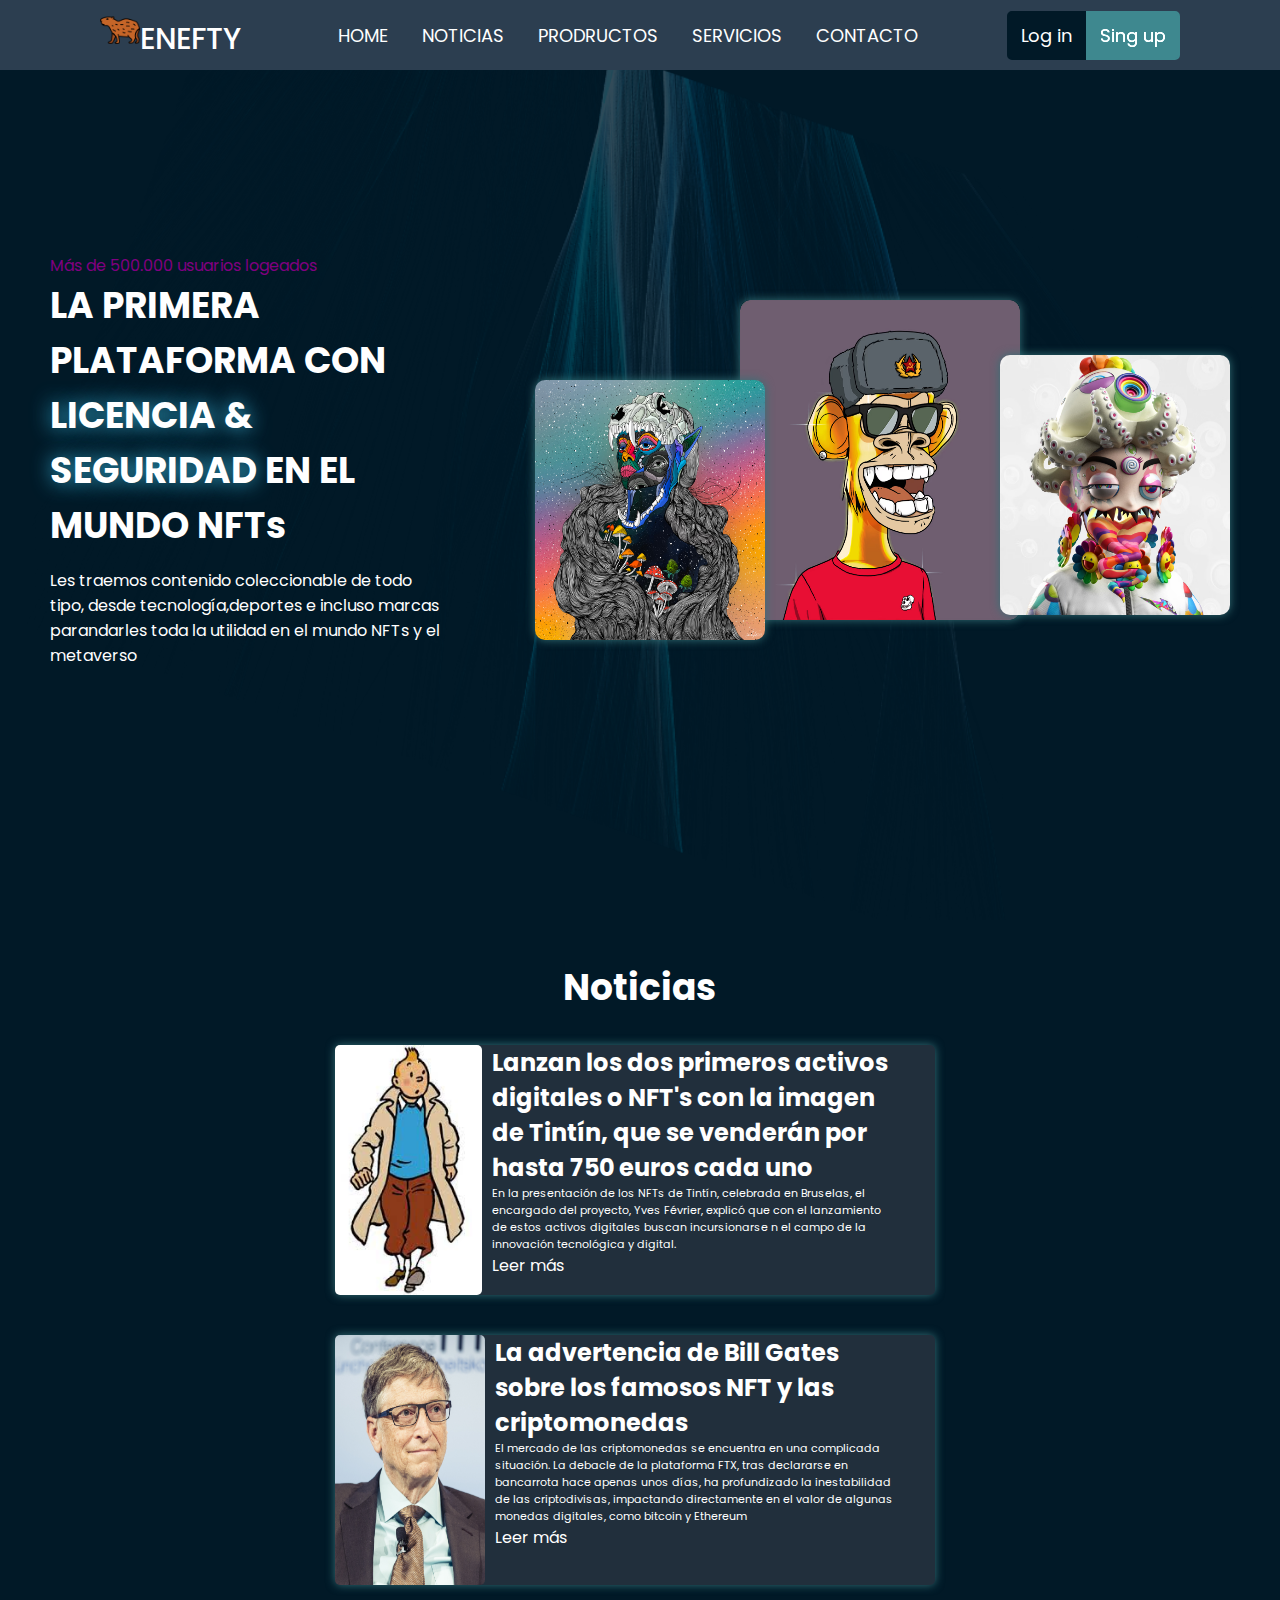
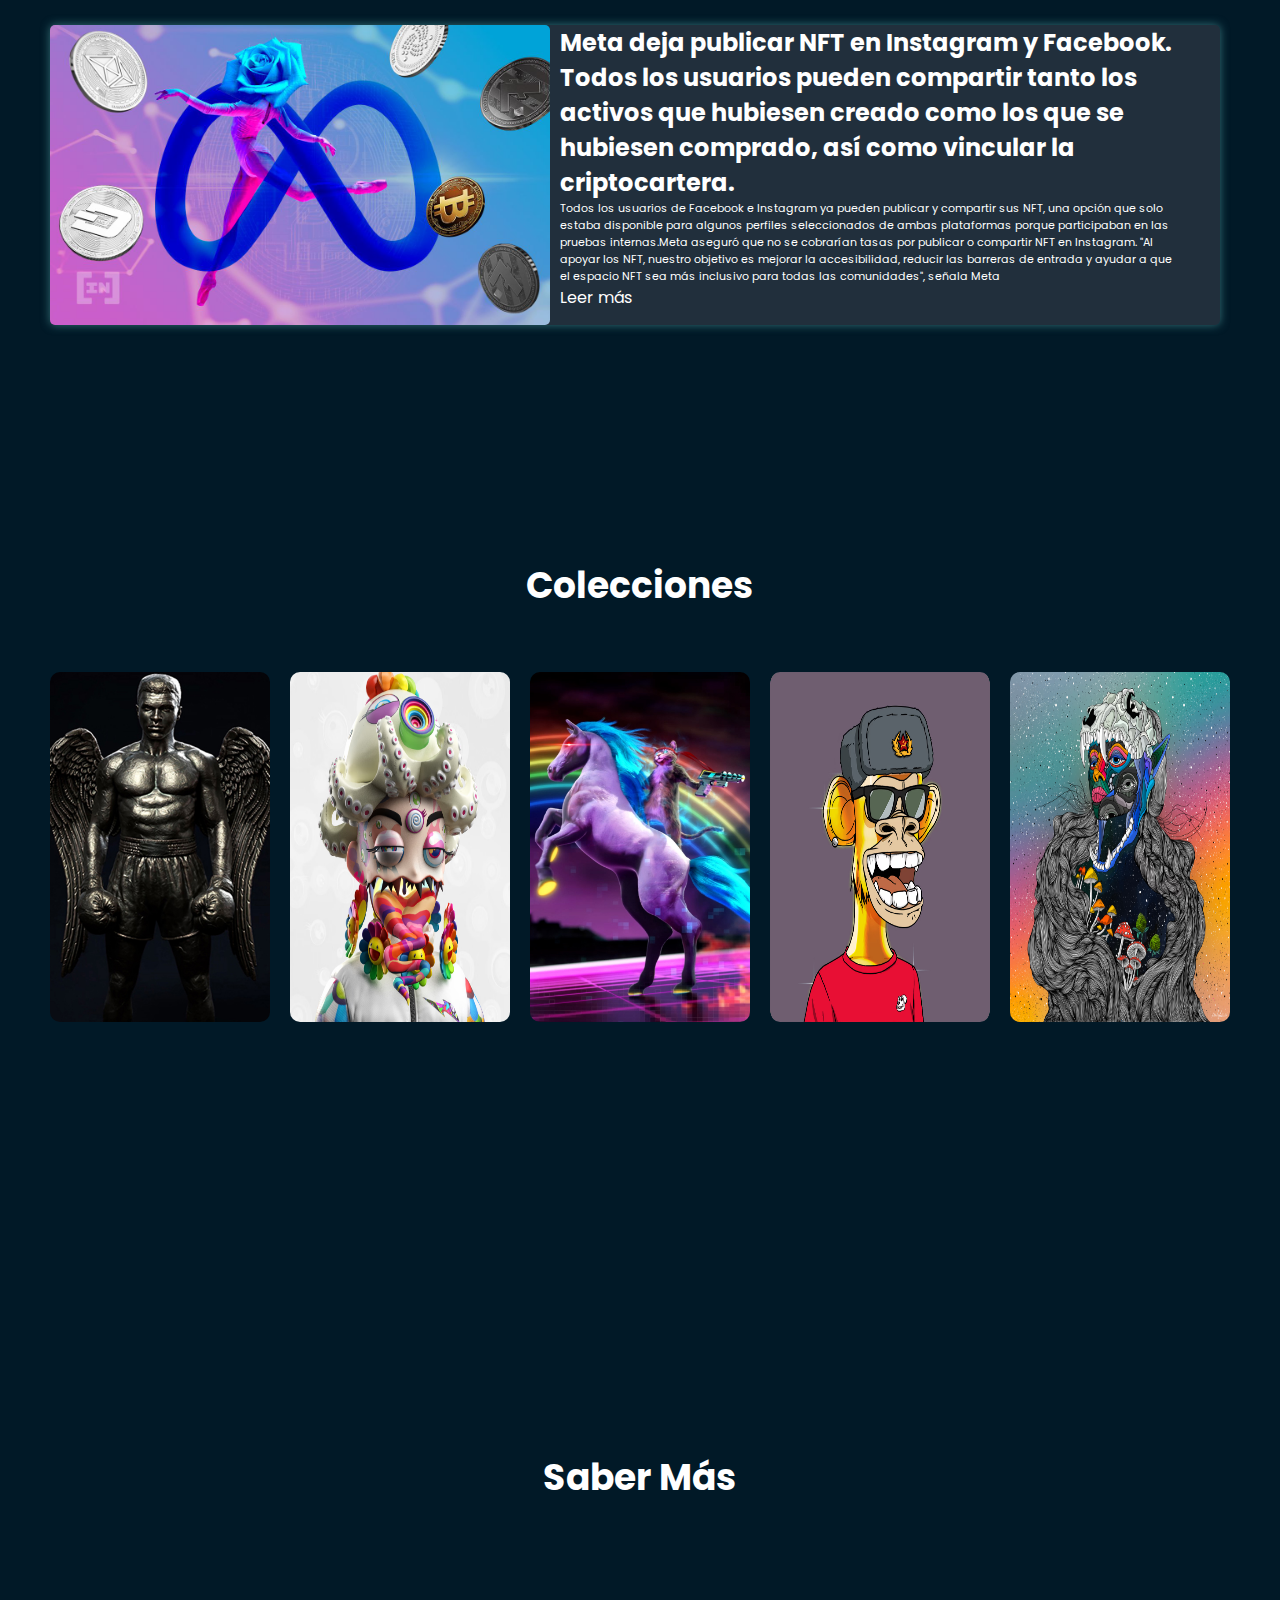
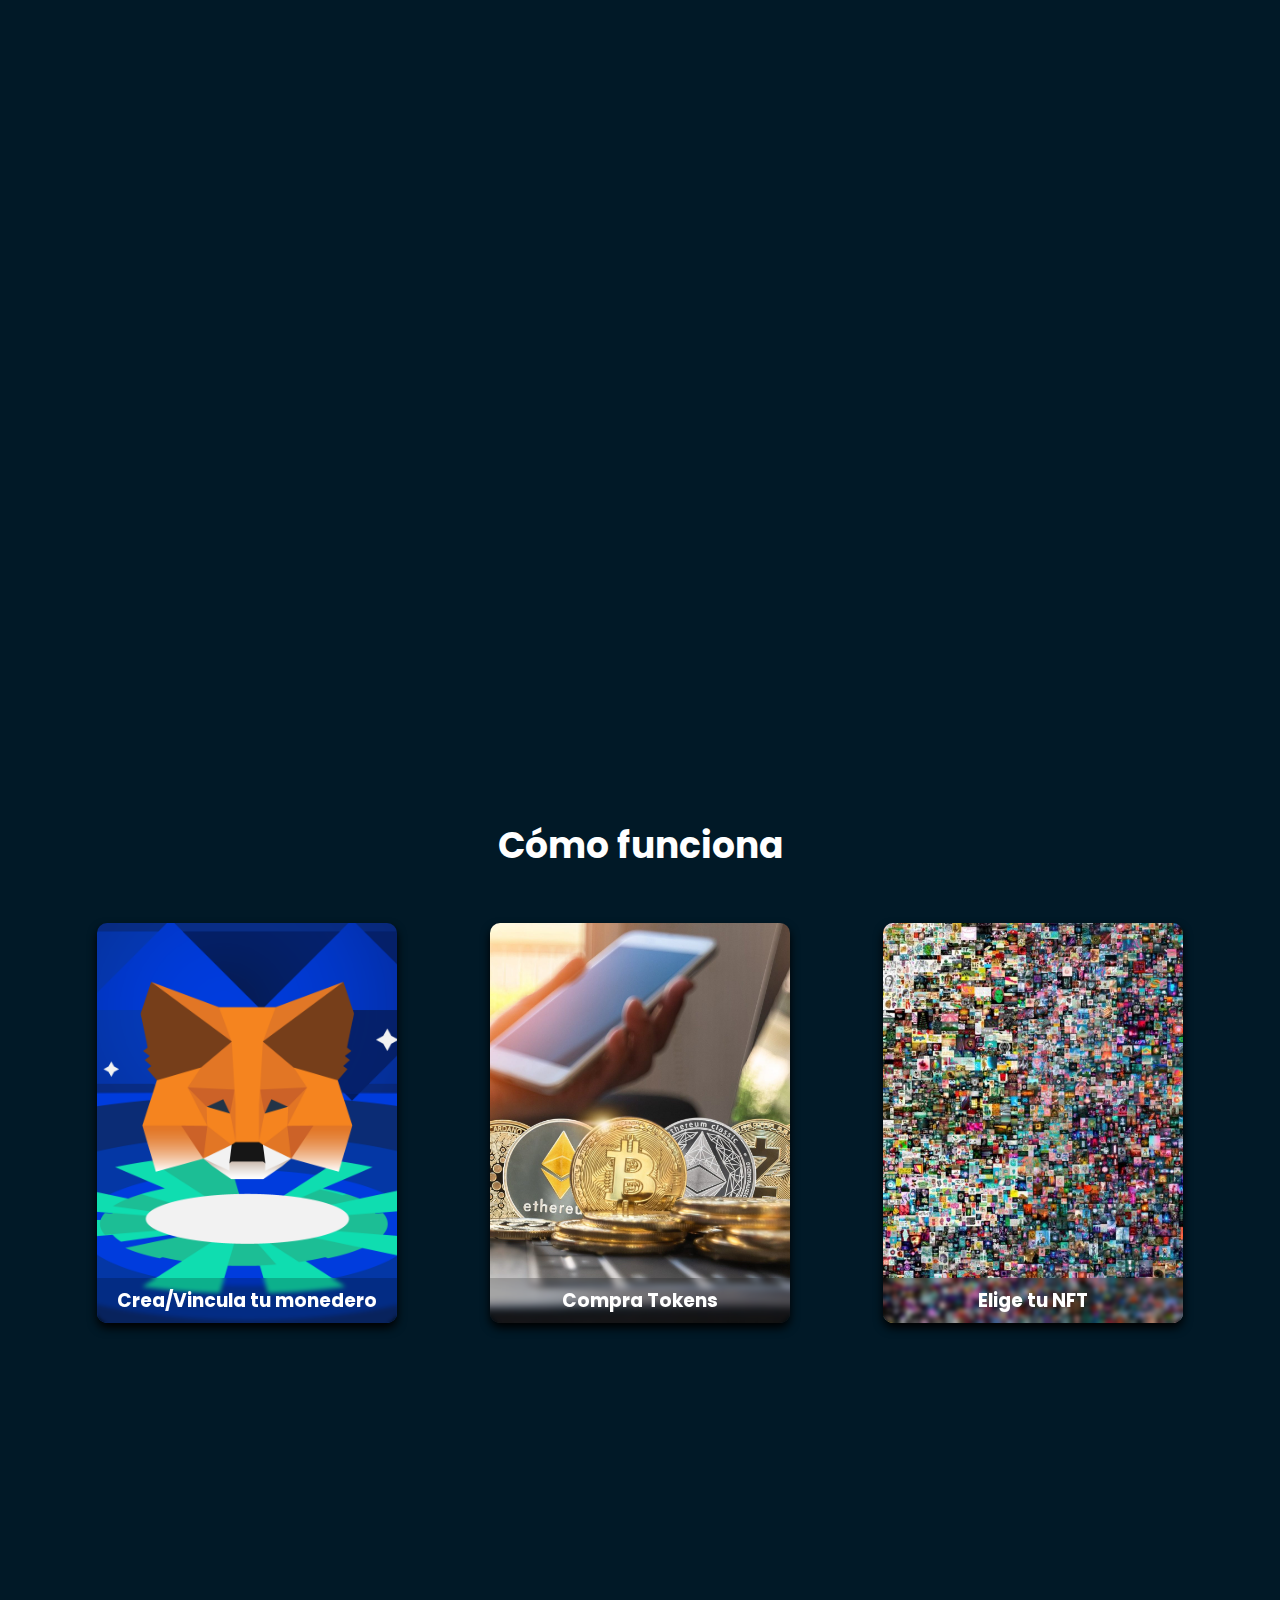
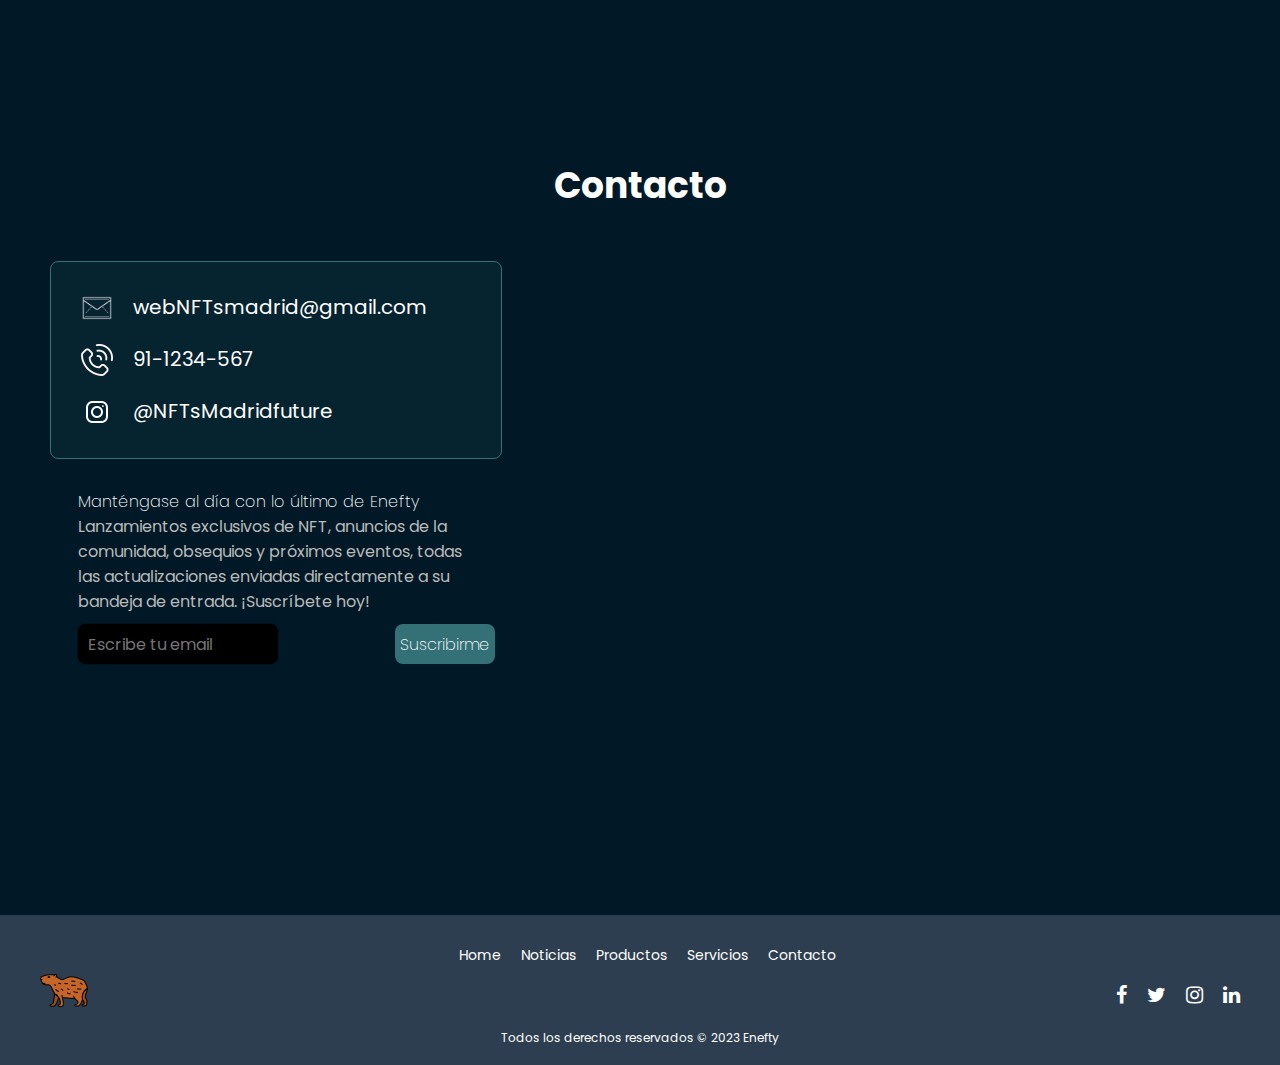
<file: index.html>
<!DOCTYPE html>
<html>
<head>
	<meta charset="utf-8">
	<meta name="viewport" content="width=device-width, initial-scale=1">
	<link rel="stylesheet" href="style.css">
    <!-- Fuentes -->
    <link rel="preconnect" href="https://fonts.googleapis.com">
    <link rel="preconnect" href="https://fonts.gstatic.com" crossorigin>
    <link href="https://fonts.googleapis.com/css2?family=Poppins&display=swap" rel="stylesheet">
	<!--Librería para iconos-->
    <link rel="stylesheet" href="https://cdnjs.cloudflare.com/ajax/libs/font-awesome/4.7.0/css/font-awesome.min.css">
    <script src="https://ajax.googleapis.com/ajax/libs/jquery/3.3.1/jquery.min.js"></script>
	<!-- Favicon -->
    <link rel="shortcut icon" type="image/x-icon" href="icon/icons8-capybara-48.png">

	<title>Enefty</title>
</head>
<body>
	<div class="wrapper">
		<!--Header: contendrá la cabezera de la página-->
		<header>
			<nav>
				<!-- Esto es el icono de las barras para cuando se esconde el menu -->
				<input type="checkbox" id="show-menu" class="hidden">
				<label for="show-menu" class="menu_icon"><i class="fa fa-bars"></i></label>
                <div class="header_menu">
					<div class="logo"><a href="#"><img src="icon/icons8-capybara-48.png"  alt="">Enefty</a></div>
					<!-- Menu principal -->
					<ul class="header_leftmenu">
						<li><a href="#">Home</a></li>
						<li><a href="#NOTICIAS">Noticias</a></li>
						<li><a href="#PRODUCTOS">Prodructos</a></li>
						<li><a href="#SERVICIOS">Servicios</a></li>
                   		<li><a href="#CONTACTO">Contacto</a></li>
					</ul>
				</div>
                <!-- Menu para login/singup -->
				<div class="header_rightmenu">
					<a class="login" href="login.html">Log in</a>
                	<a class="singup" href="singup.html">Sing up</a>
				</div>
			</nav>
		</header>
		<!-- main: caja que contendrá el contenedor principal de nuestra web (landing page) -->
		<main class="container">
			<section id="main-container">
                <article class="main-1">
					<span class="morado">Más de 500.000 usuarios logeados</span>
					<H1>LA PRIMERA PLATAFORMA CON <span>LICENCIA & SEGURIDAD</span> EN EL MUNDO NFTs</H1>
					<p>Les traemos contenido coleccionable de todo tipo, desde tecnología,deportes e incluso marcas 
						parandarles toda la utilidad en el mundo NFTs y el metaverso
					</p>                  
                </article>
                <article class="main-2">
					<img class="main-img1" src="img/colection-art1.png" alt="">
                	<img class="main-img2" src="img/colection-monkey1.png" alt="">
                	<img class="main-img3" src="img/colection-clone1.png" alt="">
                </article>
            </section>
		</main>

		<!-- Sección de noticias -->
		<div class="container noticias" id="NOTICIAS">
			<h2>Noticias</h2>
			<section id="noticias">
				<article class="noticia1-2">
					<img src="img/tintin.jpg" alt="">
					<div class="contenido-noticia">
	  					<h3>
							<a target="_blank" href="https://www.20minutos.es/noticia/5091091/0/lanza-los-dos-primeros-
							activos-digitales-o-nft-s-con-la-imagen-de-tintin-que-se-venderan-por-hasta-750-euros-cada-uno/"> 
							Lanzan los dos primeros activos digitales o NFT's con la imagen de Tintín, que se venderán por
							hasta 750 euros cada uno</a>
						</h3>
	  					<p>En la presentación de los NFTs de Tintín, celebrada en Bruselas, el encargado del proyecto, 
							Yves Février, explicó que con el lanzamiento de estos activos digitales buscan incursionarse 
							n el campo de la innovación tecnológica y digital.
						</p>
	  					<a href="https://www.20minutos.es/noticia/5091091/0/lanza-los-dos-primeros-
						  activos-digitales-o-nft-s-con-la-imagen-de-tintin-que-se-venderan-por-hasta-750-euros-cada-uno/">Leer más</a>
					</div>
				</article>
				<article class="noticia1-2">
					<img src="img/billgates.jpg" alt="">
					<div class="contenido-noticia">
	  					<h3><a target="_blank" href="https://www.20minutos.es/noticia/5077459/0/advertencia-bill-gates-famosos
							-nft-criptomoned">La advertencia de Bill Gates sobre los famosos NFT y las criptomonedas </a>
						</h3>
	  					<p>El mercado de las criptomonedas se encuentra en una complicada situación. La debacle de la 
							plataforma FTX, tras declararse en bancarrota hace apenas unos días, ha profundizado la 
							inestabilidad de las criptodivisas, impactando directamente en el valor de algunas monedas 
							digitales, como bitcoin y Ethereum
						</p>
	  					<a href="https://www.20minutos.es/noticia/5077459/0/advertencia-bill-gates-famosos
						  -nft-criptomoned">Leer más</a>
					</div>
				</article>
				<article class="noticia3">
					<img src="img/meta.jpg" alt="">
					<div class="contenido-noticia">
	  					<h3><a target="_blank" href="https://www.20minutos.es/tecnologia/fabricantes/meta-deja-publicar-nft
							-en-instagram-y-facebook-5046041/">Meta deja publicar NFT en Instagram y Facebook.<br> Todos los usuarios pueden compartir
							 tanto los activos que hubiesen creado como los que se hubiesen comprado, así como vincular la criptocartera.</a>
						</h3>
	  					<p>Todos los usuarios de Facebook e Instagram ya pueden publicar y compartir sus NFT, una opción que 
							solo estaba disponible para algunos perfiles seleccionados de ambas plataformas porque participaban 
							en las pruebas internas.Meta aseguró que no se cobrarían tasas por publicar o compartir NFT en Instagram. 
							"Al apoyar los NFT, nuestro objetivo es mejorar la accesibilidad, reducir las barreras de entrada y ayudar 
							a que el espacio NFT sea más inclusivo para todas las comunidades", señala Meta
						</p>
	  					<a href="https://www.20minutos.es/tecnologia/fabricantes/meta-deja-publicar-nft-en-instagram-y-facebook
						-5046041/">Leer más</a>
					</div>
				</article>
  			</section>
		</div>
		<!-- Sección Productos -->
		<div class="container colecciones" id="PRODUCTOS">
			<h2>Colecciones</h2>
			<section id="colecciones">
				<div><img src="img/ali.jpg" alt=""><span>Muhamemad Ali</span></div>
				<div class="hide"><img src="img/colection-clone1.png" alt=""><span>Clone X</span></div>
				<div><img src="img/jason-heusier.jpg" alt=""><span>Jason Heusier</span></div>
				<div class="hide"><img src="img/colection-monkey1.png" alt=""><span>Bored Ape Yacht</span></div>
				<div class="hide"><img src="img/colection-art1.png" alt=""><span>Ani Mkhitaryan</span></div>
			</section>
	  </div>
  		<!-- Sección de sabermas -->
		<div class="container sabermas">
			<h2>Saber Más</h2>
  			<section id="sabermas">
				<article>
					<iframe controls width="1344" height="488" src="https://www.youtube.com/embed/0KrdRZVr-q4" 
					title="¿Qué es un NFT?" frameborder="0" allow="accelerometer; autoplay; clipboard-write; 
					encrypted-media; gyroscope; picture-in-picture; web-share" allowfullscreen></iframe>
				</article>
  			</section>
		</div>
		<!-- Sección de Cómo funciona -->
		<div class="container comofunciona" id="SERVICIOS">
			<h2>Cómo funciona</h2>
			<section id="flipcard">
			  <div class="card">
				<!-- Parte delantera de la carta -->
				<div class="face front">
					<img src="img/metamask.jpg" alt="">
					<h3>Crea/Vincula tu monedero</h3>
				</div>
				<!-- Parte trasera de la carta -->
				<div class="face back">
					<h3>Monedero</h3>
					<p>Metamask es un monedero gratuito de crypto que se usa como extensión del navegador.<br>Lo primero que tienes que hacer es instalar el add-on en tu navegador en la pagina de Metamask. Para crear una cuenta, simplemente pulsa el icono del zorro en el navegador y selecciona "Try it Now".
						Te preguntará si quieres crear una cuenta.<br>Ahora, apuntamos la seed phrase, que es lo más importante de todo el proceso. Es una frase que usaremos para restaurar el acceso a nuestra wallet en cualquier dispositivo.</p>
					<div class="link"><a href="https://youtu.be/xuY5kJavZbc">Más información</a></div>
				</div>
			</div>
			<div class="card">
				<!-- Parte delantera de la carta -->
				<div class="face front">
					<img src="img/Crypto-Token-scaled.jpg" alt="">
					<h3>Compra Tokens</h3>
				</div>
				<!-- Parte trasera de la carta -->
				<div class="face back">
					<h3>Tokens</h3>
					<p>Visita la plataforma de Binance Fan Token e inicia sesión en tu cuenta de Binance. En "Equipos destacados",haz clic en [Comprar].<br>Selecciona el fan token de Binance que desees comprar, y elige tu método de pago preferido de la lista. 
						<br>Ahora podrás comprar los fan tokens de Binance con tus monedas fiat preferidas. Selecciona una moneda fiat e ingresa la cantidad de tokens que quieres gastar.<br> El sistema calculará automáticamente la cantidad de tokens que puedes recibir y se transferirán automáticamente a tu billetera.</p>
					<div class="link"><a href="https://youtu.be/_P5RjUCbcF0">Más información</a></div>
				</div>
			</div>
			<div class="card">
				<!-- Parte delantera de la carta -->
				<div class="face front">
					<img src="img/nft.jpg" alt="">
					<h3>Elige tu NFT</h3>
				</div>
				<!-- Parte trasera de la carta -->
				<div class="face back">
					<h3>Compra un NFT</h3>
					<p>Crea una cartera cripto y compra criptomonedas , la más común de ellas para comprar NFTs es la criptomoneda ETH. <br>Ahora, Conecta tu cripto cartera a una plataforma de mercado de NFTs como OpenSea y Seleccionas el NFT que deseas comprar.<br>Por último, procede a comprar el NFT.</p>
					<div class="link"><a href="https://youtu.be/stvpGuQZslA">Más información</a></div>
				</div>
			</div>
			</section>
	  </div>
 		<!-- Sección de contacto -->
		<div class="container contacto" id="CONTACTO">
			<h2>Contacto</h2>
  			<section>
					<article class="datos">
						<div class="datos-contacto">
							<div>
								<img src="icon/mail.png">
								<p>webNFTsmadrid@gmail.com</p>
							</div>
							<div>
								<img src="icon/phone.png">
								<p>91-1234-567</p>
							</div>
							<div>
								<img src="icon/instagram.png">
								<p>@NFTsMadridfuture</p>
							</div>
						</div>						
						<div class="form-contacto">
							<div class="text-contacto">
								<h4>Manténgase al día con lo último de Enefty</h4>
								<p>Lanzamientos exclusivos de NFT, anuncios de la comunidad, 
									obsequios y próximos eventos, todas las actualizaciones enviadas
									 directamente a su bandeja de entrada. ¡Suscríbete hoy!</p>
							</div>
							<div class="mail">
								<input type="email" required placeholder="Escribe tu email">
								<button>Suscribirme</button>
							</div>
						</div> 
					</article>
					<article class="map">
						<iframe src="https://www.google.com/maps/embed?pb=!1m18!1m12!1m3!1d3037.354280704063!2d-3.7108319000000005!3d40.4231534!2m3!1f0!2f0!3f0!3m2!1i1024!2i768!4f13.1!3m3!1m2!1s0xd42286529e7c913%3A0x589c161ad3057f68!2sC%2F%20Gran%20V%C3%ADa%2C%20123%2C%2028013%20Madrid!5e0!3m2!1ses!2ses!4v1679166850155!5m2!1ses!2ses" width="600" height="450" style="border:0;" allowfullscreen="" loading="lazy" referrerpolicy="no-referrer-when-downgrade"></iframe>
					</article>
  			</section>
		</div>
		<!-- footer: caja que contendrá el pie de página -->
		<footer>
			<div class="footer_container">
				<div class="footer_logo">
				  <a href="#"><img src="icon/icons8-capybara-48.png" alt=""></a>
				</div>
				<div class="footer_links">
				  <ul>
					<li><a href="#">Home</a></li>
					<li><a href="#NOTICIAS">Noticias</a></li>
					<li><a href="#PRODUCTOS">Productos</a></li>
					<li><a href="#SERVICIOS">Servicios</a></li>
					<li><a href="#CONTACTO">Contacto</a></li>
				  </ul>
				</div>
				<div class="footer_social">
				  <ul>
					<li><a href="https://facebook.com" target="_blank"><i class="fa fa-facebook"></i></a></li>
					<li><a href="https://twitter.com" target="_blank"><i class="fa fa-twitter"></i></a></li>
					<li><a href="https://instagram.com" target="_blank"><i class="fa fa-instagram"></i></a></li>
					<li><a href="https://linkedin.com" target="_blank"><i class="fa fa-linkedin"></i></a></li>
				  </ul>
				</div>
			</div>
			<div class="footer_disclaimer">
				<p>Todos los derechos reservados &copy; 2023 Enefty</p>
			</div>
			
		</footer>
	</div>

</body>
</html>
</file>
<file: style.css>
*{
    margin: 0;
    padding: 0;
    box-sizing: border-box;
    text-decoration: none;
    font-family: 'Poppins', Arial, sans-serif;
}
body{
    background-color: #011927;
}
.wrapper {
    min-height: 100vh;
    display: flex;
    flex-direction: column;
}

.hidden{
    display: none;
}



/* Estilo HEADER */
header{
    background: #2c3e50;
    position: fixed;
    width: 100%;
    z-index: 99;
}

header .logo img{
    width: 40px;
    height: 40px;
    position: relative;
}

header nav {
    display: flex;
    max-width: calc(100% - 200px);
    margin: 0 auto;
    height: 70px;
    align-items: center;
    justify-content: space-between;
    z-index: 0;
}

nav .header_menu{
    display: flex;
    align-items: center;
}

nav .header_menu .header_leftmenu{
    display: flex;
    margin-left: 80px;
}

.header_menu .logo a{
    color: #fff;
    font-size: 30px;
    text-transform: uppercase;
    font-weight: 500;
}

.header_menu .header_leftmenu li{
    list-style: none;
}

.header_menu .header_leftmenu li a{
    color: #fff;
    text-transform: uppercase;
    font-size: 18px;
    font-weight: 400;
    padding: 9px 17px;
    border-radius: 5px;
    transition: all 0.3s ease;
}

.header_menu .header_leftmenu li:hover a{
    background: rgba(52, 113, 119, 0.6);
}

header .menu_icon{
    color: #fff;
    cursor: pointer;
    text-align: center;
    width: 70px;
    line-height: 70px;
    display: none;
}

/* right menu */
nav .header_rightmenu{
    display: flex;
    border-radius: 8px;
}

nav .header_rightmenu a{
    color: #fff;
    font-size: 18px;
    font-weight: 400;
    padding: 9px 12px;
    border-radius: 5px;   
}

nav .header_rightmenu .login {
    border-top-right-radius: 0;
    border-bottom-right-radius: 0;
    background-color: #011927;
    border: 2px solid #011927;
}

nav .header_rightmenu .singup {
    border-top-left-radius: 0;
    border-bottom-left-radius: 0;
    background: #347177;
    filter: brightness(1.2);
    border: 2px solid #347177;
}

nav .header_rightmenu .login:hover {
    border: 2px solid #fff;
    box-shadow: 0 0 10px;
}

nav .header_rightmenu .singup:hover {
    background: rgba(52, 113, 119, 0.4);
    text-shadow: 0 0 10px;
    border-color: rgba(52, 113, 119, 0);
    
}
/* END HEADER */





/* Estilo main */
.wrapper section {
    margin-bottom: 20px;
    padding: 10px;
  }
main {
    background-image: url(img/fondo.main.png);
	background-repeat: no-repeat;
	background-size: 100% 100%;
	background-attachment: fixed;
	background-position: center;
    background-size: cover;
}
.container {
    margin: 20px 0 20px 0;
    display: flex;
    padding: 0 40px;
    min-height: 100vh;
    justify-content: center;
    align-items: center;
    flex: 1;
}

#main-container {
    flex-wrap: wrap;
}

.morado {
    color: purple;
}

.container section {
    display: flex;
    justify-content: space-between;
    align-items: center;
    min-height: 500px;
    width: 100%;
}

.main-1 {
    color: #fff;
    padding-right: 80px;
}

.main-1 h1 {
    font-size: 36px;
}

.main-1 h1 span {
    text-shadow: 0 0 20px rgb(56, 180, 218);
}

.main-1 p {
    padding-top: 15px;
}

.main-2 {
    position: relative;
    display: flex;
    align-items: center;
    justify-content: center;
}

.main-2 span {
    display: none;
}

.main-2 img {
    width: 230px;
    height: 260px;
    border-radius: 10px;
    box-shadow: 0 0 10px #347177;
    transition: all 0.4s ease;
}

.main-2 img:hover {
    transform: scale(1.3);
} 

.main-2 .main-img1 {
    margin-bottom: -100px;
    margin-right: -25px;
    z-index: 2;
}

.main-2 .main-img2 {
    width: 280px;
    height: 320px;
}

.main-2 .main-img3 {
    margin-bottom: -50px;
    margin-left: -20px;
    z-index: 2;
}
/* END main */





/* Estilo noticias */
.noticias{
    flex-direction: column;
    color: #fff;
}

.container h2 {
    font-size: 36px;
    color: #fff;
}

#noticias {
    display: flex;
    justify-content: center;
    flex-wrap: wrap;
    width: 100%; 
}

#noticias article {
    display: flex;
    box-shadow: 0 0 10px #347177;
    border-radius: 5px;
    width: 600px;
    margin: 20px 10px 20px 0;
    background: #212f3c;
}

#noticias .noticia1-2 img {
    width: 150px;
    height: 250px;
    border-radius: 5px;
}

.contenido-noticia {
    display: flex;
    flex-direction: column;
    margin: 0 40px 0 10px;
}

.contenido-noticia h3 {
    font-size: 24px;
}

.contenido-noticia p {
    font-size: 11px;
}

.contenido-noticia a {
    text-decoration: none;
    color: #fff;
}

.contenido-noticia a:hover {
    color: purple;
}

.noticia3 {
    flex-grow: 1;
}

.noticia3 img {
   width: 600px;
   height: 300px;
   border-radius: 5px;
}
/* END noticias */





/* Estilo colecciones */
.colecciones {
    border-radius: 0;
	width: 100%;
	margin: 0 auto;
    display: flex;
    flex-direction: column;
    background-image: url(img/fondo-colecciones.jpg);
	background-repeat: no-repeat;
	background-size: 100% 100%;
	background-attachment: fixed;
	background-position: center;
    background-size: cover;
}

.colecciones::after {
	/*Para que el conternedor muestre elementos aunque estos sean flotantes*/
	content: "";
	display: block;
	height: 0;
	clear: both;
}
/*Estructura de cada componente de la galeria (imagen + descripción)*/
.colecciones div {
	width: 28%;
	height: auto;
	display: inline;
	float: left;
	margin: 0;
	padding: 0;
	opacity: 1;
	transform: scale(1.0);
	transition: 1.5s;
}
.colecciones div img {
	width: 220px;
	height: 350px;
	border-radius: 10px;
}
/*Estructura de la descripción, por defecto que no se muestre*/
.colecciones div img~span {
	width: 220px;
	display: block;
	opacity: 0;
	margin: 0 20px 0 0;
	color: #fff;
	text-align: center;
    backdrop-filter: blur(10px);
}
/*Mostrar la descripción al posicionar el cursor encima de la imagen*/
.colecciones div img:hover+span {
	opacity: 1;
}
/*Especificar el comportamiento que tendrán las imágenes al pasar el cursur por encima de una de ellas*/
.colecciones:hover div {
	opacity: 0.2;
	transform: scale(0.7);
	transition: 1s;
}
/*Se especifica el comportamiento de la imagen que pinchamos*/
.colecciones:hover div:hover {
	opacity: 1;
	transform: scale(1.0);
}
/* END colecciones */





/* Estilo saber más (video) */
.sabermas {
    display: flex;
    flex-direction: column;
    justify-content: center;
}
#sabermas article{
    width: 100%;
    height: 100%;
    padding: 20px;

}
#sabermas iframe {
    width: 100%;
}
/* END sabermas */




/* Estilo comofunciona */
.comofunciona {
    display: flex;
    flex-direction: column;
    border-radius: 0;
    background-image: url(img/fonfo-comofunciona.jpg);
	background-repeat: cover no-repeat;
	background-size: 100% 100%;
	background-attachment: fixed;
	background-position: center;
}
#flipcard {
    justify-content: space-around;
    flex-wrap: wrap;
}
/* Flip Card */
.card {
	position: relative;
	width: 300px;
	height: 400px;
	/*Aplicar márgenes con el resto de cartas*/
	margin: 20px;
}
.card .face {
	position: absolute;
	width: 100%;
	height: 100%;
	backface-visibility: hidden;
	border-radius: 10px;
	overflow: hidden;
	transition: 0.5s;
}
.card .front {
	transform: perspective(600px) rotateY(0deg);
	box-shadow: 0 5px 10px #000; 
}
.card .front img {
	position: absolute;
	width: 100%;
	height: 100%;
	/*Indica como ajustar el contenido de un elemento debera ser redimensionado para ajustarse al contenedor*/
	object-fit: cover;
}
.card .front h3{
    position: absolute;
    bottom: 0px;
    width: 100%;
    height: 45px;
    line-height: 45px;
    color: #fff;
    background: rgba(0, 0, 0, 0.2);
	text-align: center;
    backdrop-filter: blur(2px);
}
.card .back {
	transform: perspective(600px) rotateY(180deg);
	background: rgb(3, 35, 54);
	padding: 15px;
	color: #f3f3f3;
	display: flex;
	flex-direction: column;
	justify-content: space-between;
	text-align: center;
	box-shadow: 0 5px 10px #000;
}
.card .back .link {
	border-top: 1px solid #f3f3f3;
	height: 50px;
	line-height: 50px;
}
.card .back .link a{
	color: #f3f3f3;
}
.card .back h3 {
	font-size: 30px;
	margin-top: 5px;
	letter-spacing: 2px;
}
.card .back p {
    font-size: 12px;
	letter-spacing: 1px;
}
.card:hover .front {
	transform: perspective(600px) rotateY(180deg);
}
.card:hover .back {
	transform: perspective(600px) rotateY(360deg);
}
.back a:hover {
    text-decoration: underline
}
.back h3 {
    color: #347177;
}
/* END comofunciona (Flip Card) */





/* Estilo contacto */

.contacto {
    display: flex;
    flex-direction: column;
    justify-content: center;
}

.contacto section {
    justify-content: space-around;
}

.contacto article {
    display: flex;
    flex-direction: column;
    justify-content: space-between;
}

.contacto .map{
    flex-grow: 1;
    max-width: 60%;
}

.contacto .map iframe{
    width: 100%;
}

.datos{
    max-width: 40%;
    gap: 30px;
}

.datos-contacto {
    padding: 20px;
    border: 1px solid #347177;
    border-radius: 8px;
    margin-right: 20px;
    background: rgba(52, 113, 119, 0.114);
}

.datos-contacto div {
    display: flex;
    justify-content: baseline;
    gap: 20px;
    font-size: 20px;
    padding: 10px;
    color: #fff;
}

.datos-contacto img{
    width: 32px;
    height: 32px;
}

.form-contacto {
    display: flex;
    flex-direction: column;
    gap: 10px;
}

.form-contacto .mail{
    padding-left: 6%;
    display: flex;
    justify-content: space-between;
}

.form-contacto input {
    background: #000000;
    border: none;
    border-radius: 8px;
    height: 40px;
    width: 200px;
    color: #fff;
    box-shadow: 0 0 2px #000000;
}

.form-contacto button {
    margin-right: 6%;
    border-radius: 8px;
    height: 40px;
    border: none;
    cursor: pointer;
    outline: none;
    font-size: 16px;
    font-weight: 200;
    background: #347177;
    color: #fff;
    padding: 5px;
}

.form-contacto button:hover {
    box-shadow: 0 0 10px #000;
    background: rgba(52, 113, 119, 0.4);
    text-shadow: 0 0 10px;
}

.text-contacto {
    padding: 0 8% 0 6%;
    align-self: flex-end;
}

.text-contacto p {
    color: rgb(186, 186, 186);
}

.text-contacto h4 {
    color: #fff;
    font-weight: 200;
}
.mail input{
    font-size: 16px;
    padding-left: 10px;
    color: #347177;
}
/* END contacto */





/* Estilos del footer */
footer {
    background-color: #2c3e50;
    color: #fff;
    font-size: 14px;
    padding: 30px 0;
    height: 150px; /* altura fija del footer */
    position: relative;
    bottom: 0;
    width: 100%;
  }
  
  .footer_container {
    display: flex;
    flex-wrap: wrap;
    justify-content: space-between;
    max-width: 1200px;
    margin: 0 auto;
  }
  .footer_logo{
    margin-right: 130px;
    margin-top: 20px;
  }
  .footer_links ul {
    display: flex;
    flex-wrap: wrap;
    justify-content: flex-start;
    list-style: none;
    margin: 0;
    padding: 0;
  }
  
  .footer_links li {
    margin-right: 20px;
  }
  
  .footer_links a {
    color: #fff;
    text-decoration: none;
  }
  .footer_links li:hover a {
    text-decoration: underline;
  }
  .footer_social {
    margin-top: 35px;
  }
  .footer_social ul {
    display: flex;
    justify-content: flex-end;
    list-style: none;
    margin: 0;
    padding: 0;
  }
  
  .footer_social li {
    margin-left: 20px;
  }
  
  .footer_social a {
    color: #fff;
    text-decoration: none;
    font-size: 20px;
  }
  
  .footer_disclaimer {
    font-size: 12px;
    text-align: center;
    margin-top: 10px;
  }
  
  .footer_disclaimer p {
    margin: 0;
  }
/* END footer */





/* Estilo login/singup */
.form-body{
    background-image: url(img/fondo-form.jpg);
	background-repeat: no-repeat;
	background-size: 100% 100%;
	background-attachment: fixed;
	background-position: center;
    background-size: cover;
}

.form-body header{
    background: transparent;
}

.formulario {
    display: flex;
    justify-content: center;
    align-items: center;
    min-height: 100vh;
    width: 100%;
}

.form-box{
    display: flex;
    position: relative;
    width: 400px;
    height: 450px;
    justify-content: center;
    align-items: center;
    box-shadow: 0 0 20px #011927;
    border: 2px solid rgba(255, 255, 255, 0.5);
    border-radius: 20px;
    background: rgba(1, 25, 39, 0.6);
    backdrop-filter: blur(4px);
    transform: scale(0.8);
    margin-top: 70px;
}

.form-box h2 {
    font-size: 32px;
    color: #fff;
    text-align: center;
}

.inputbox{
    position: relative;
    margin: 30px 0;
    width: 310px;
    border-bottom: 2px solid #fff;
}

.inputbox label{
    position: absolute;
    top: 50%;
    left: 5px;
    transform: translateY(-50%);
    color: #fff;
    font-size: 16px;
    cursor: text;
    transition: all 0.2s ease;
}

input:focus ~ label,
input:valid ~ label{
    top: -5px;
}

.inputbox input{
    width: 100%;
    height: 50px;
    background: transparent;
    outline: none;
    border: none;
    font-size: 16px;
    padding: 0 35px 0 5px;
    color: #fff;
}

.inputbox ion-icon{
    position: absolute;
    right: 8px;
    color: #fff;
    top: 20px;
    font-size: 19px;
}

.forget{
    margin: -15px 0 15px;
    font-size: 14px;
    color: #fff;
    display: flex;
    justify-content: center;
}

.forget label input{
    margin-right: 3px;
}

.forget label a{
    font-size: 11px;
    margin-left: 8px;
    text-decoration: none;
    color: #fff;
    font-weight: 600;
}

.forget label a:hover{
    text-decoration: underline;
}

.formulario button{
    width: 100%;
    border-radius: 40px;
    height: 40px;
    border: none;
    cursor: pointer;
    outline: none;
    font-size: 16px;
    font-weight: 600;
    background: #fff;
}

.formulario button:hover{
    box-shadow: 0 0 15px;
    background: transparent;
    border: 2px solid #fff;
    color: #fff;
}

.register{
    color: #fff;
    font-size: 14px;
    text-align: center;
    margin-top: 20px;
}

.register p a{
    text-decoration: none;
    color: #fff;
    margin-left: 7px;
    font-weight: 600;
}

.register p a:hover{
    text-decoration: underline;
}

.form-singup{
    height: 620px;
}

.form-checked{
    margin: 0 16px 10px 0;
    font-size: 14px;
}
/* END login/singup */





/* RESPONSIVE */
@media screen and (max-width: 1250px) {
    /* Responsive Header */
    header nav{
        max-width: 100%;
        padding: 0 20px;
    }
    nav .header_menu .header_leftmenu{
        margin-left: 30px;
    }
    .header_menu .header_leftmenu li a{
        padding: 8px 13px;
    }
    .footer_logo {
        margin-left: 150px;
    }
    .footer_social {
        margin-right: 150px;
    }
    #noticias .noticia3 {
        display: none;
    }
    #colecciones {
        flex-wrap: wrap;
        justify-content: center;
    }
    
}
@media screen and (min-width: 1250px) {
    .main-1 {
        max-width: 40%;
    }
}
@media screen and (max-width: 1050px) {  
      /* Responsive Header */
    nav .header_menu .header_leftmenu {
        display: block;
        position: fixed;
        background: #202e3c;
        height: 100%;
        width: 100%;
        top: 70px;
        left: -100%;
        margin-left: 0;
        max-width: 350px;
        transition: all 0.3s ease;
    }
    nav #show-menu:checked ~ .header_menu .header_leftmenu {
        left: 0;
    }
    nav #show-menu:checked ~ .menu_icon i::before{
        content: "\f00d";
    }
    .header_menu .header_leftmenu li{
        margin: 15px 20px;
    }
    .header_menu .header_leftmenu li a{
        line-height: 40px;
        font-size: 20px;
        display: block;
        padding: 8px 18px;
    }
    header .menu_icon{
        display: block;
    }
    .form-body header{
      display: flex;
      margin-left: -50px;
    }
    /* Responsive Footer */
    .footer_social {
        margin-right: 80px;
    }
    .footer_logo {
        margin-left: 80px;
    }
  }
@media screen and (max-width: 900px) {
    /* Responsive Footer */
    .footer_container {
        flex-direction: column;
        align-content: center;
    }
      
    .footer_links ul {
        justify-content: center;
    }
      
    .footer_social ul {
        justify-content: center;
        margin-top: -10px;
        margin-bottom: 10px;
        margin-right: -20px;
    }
    .footer_disclaimer {
        margin-left: -30px;
    }
    .footer_logo {
        display: none;
    }

    .main-2 {
        transform: scale(.8);
    }
    #colecciones .hide {
        display: none;
    }
    #colecciones {
        justify-content: space-around;
    }
    .contacto .text-contacto {
        display: none;
    }
    .contacto section {
        flex-direction: column;
    }
    #CONTACTO .map {
        align-items: none;
        order: -1;
        max-width: none;
        width: 100%;
    }
    .contacto .datos {
        max-width: none;
        flex-direction: row;
        align-items: center;
        gap: 0;
    }
    .datos .datos-contacto {
       transform: scale(.7);
    }
    .datos .mail {
        margin-left: -80px;
    }
}
/* END RESPONSIVE */
</file>
